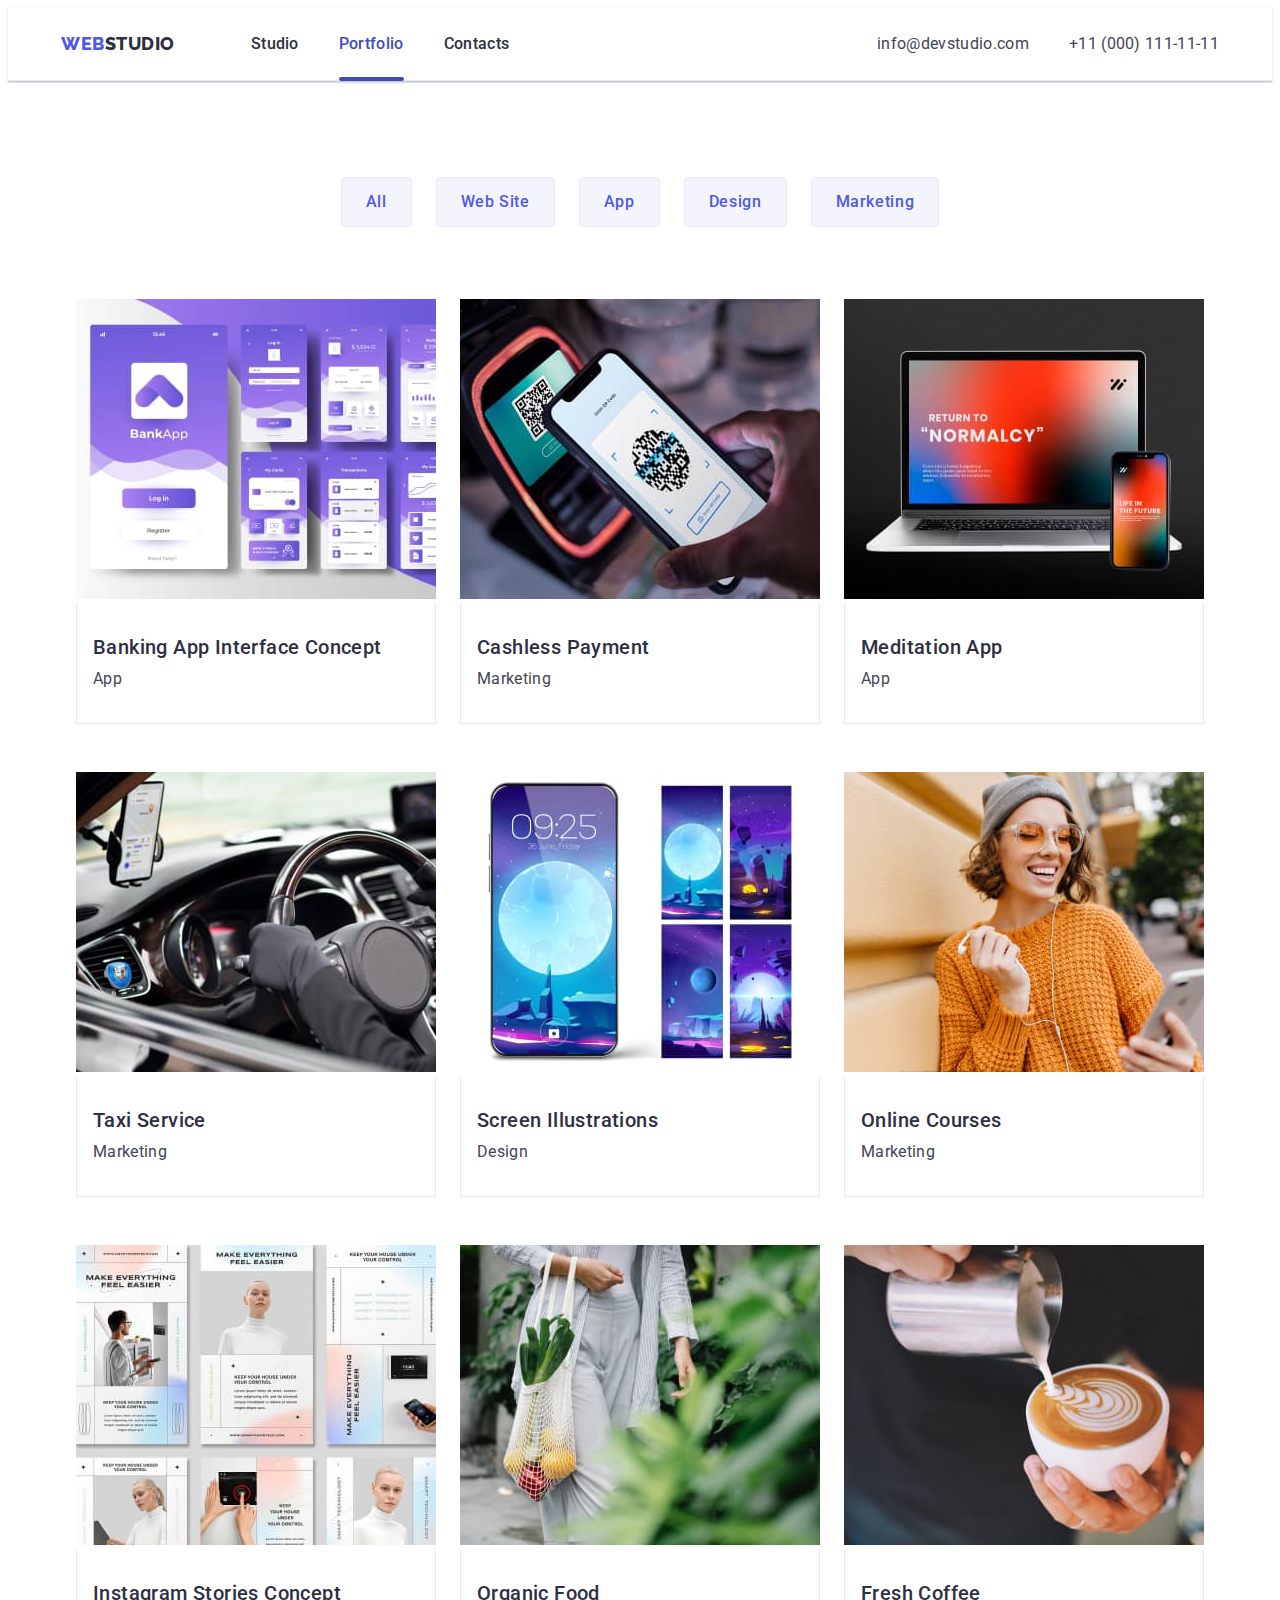
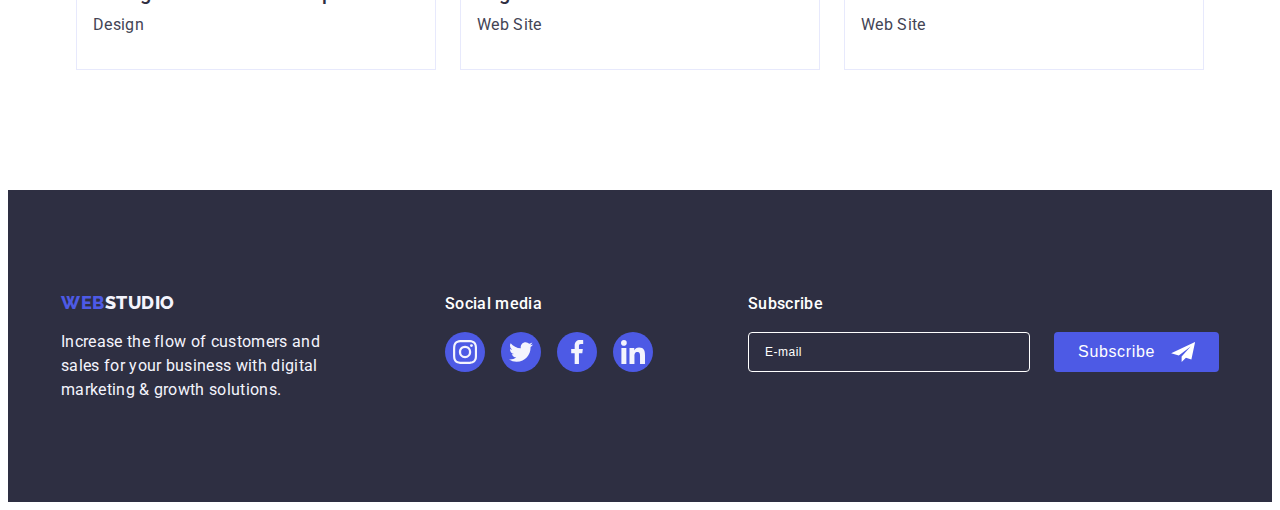
<file: portfolio.html>
<!DOCTYPE html>
<html lang="en">
  <head>
    <meta charset="UTF-8" />
    <meta http-equiv="X-UA-Compatible" content="IE=edge" />
    <meta name="viewport" content="width=device-width, initial-scale=1.0" />
    <title>Portfolio</title>
    <!--Fonts Link-->
    <link rel="preconnect" href="https://fonts.googleapis.com" />
    <link rel="preconnect" href="https://fonts.gstatic.com" crossorigin />
    <link
      href="https://fonts.googleapis.com/css2?family=Raleway:wght@800&amp;family=Roboto:wght@400;500;700;900&amp;display=swap"
      rel="stylesheet"
    />

    <!--Modern-normalize-->

    <link
      rel="stylesheet"
      href="https://cdnjs.cloudflare.com/ajax/libs/modern-normalize/1.1.0/modern-normalize.min.css"
      integrity="sha512-wpPYUAdjBVSE4KJnH1VR1HeZfpl1ub8YT/NKx4PuQ5NmX2tKuGu6U/JRp5y+Y8XG2tV+wKQpNHVUX03MfMFn9Q=="
      crossorigin="anonymous"
      referrerpolicy="no-referrer"
    />
    <!--Custom Styles-->
    <link rel="stylesheet" href="./css/style.css" />
  </head>

  <body>
    <!--Header section-->
    <header class="page-header">
      <div class="container header-container">
        <nav class="main-nav">
          <a class="logo link" href="./index.html"
            >WEB<span class="logo-studio variable-color-studio link"
              >Studio</span
            >
          </a>

          <ul class="header-nav-list list">
            <li class="list-item">
              <a class="list-link link" href="./index.html">Studio</a>
            </li>
            <li class="list-item">
              <a class="list-link link active" href="./portfolio.html"
                >Portfolio</a
              >
            </li>
            <li class="list-item">
              <a class="list-link link" href="">Contacts</a>
            </li>
          </ul>
        </nav>
        <address class="contacts">
          <ul class="header-contacts-list">
            <li class="header-contacts-item contacts-item contacts-email">
              <a
                href="mailto:info@devstudio.com"
                class="header-contacts contacts-link link"
                >info@devstudio.com</a
              >
            </li>
            <li class="contacts-item contacts-phone">
              <a
                href="tel:+110001111111"
                class="header-contacts contacts-link link"
                >+11 (000) 111-11-11</a
              >
            </li>
          </ul>
        </address>
      </div>
    </header>

    <main>
      <!--Portfolio section-->
      <section class="portfolio-section">
        <div class="container">
          <h1 class="visually-hidden">Portfolio section</h1>
          <ul class="list portfolio-btn-list">
            <li class="portfolio-item">
              <button type="button" class="portfolio-btn">All</button>
            </li>
            <li class="portfolio-item">
              <button type="button" class="portfolio-btn">Web Site</button>
            </li>
            <li class="portfolio-item">
              <button type="button" class="portfolio-btn">App</button>
            </li>
            <li class="portfolio-item">
              <button type="button" class="portfolio-btn">Design</button>
            </li>
            <li class="portfolio-item">
              <button type="button" class="portfolio-btn">Marketing</button>
            </li>
          </ul>

          <ul class="list portfolio-cards">
            <li class="portfolio-pics">
              <a
                href="./images/portfolio/img_1.jpg"
                class="portfolio-link link"
              >
                <div class="portfolio-thumb">
                  <img
                    src="./images/portfolio/img_1.jpg"
                    alt="options of interface concept"
                    width="360"
                  />

                  <p class="overlay">
                    14 Stylish and User-Friendly App Design Concepts · Task
                    Manager App · Calorie Tracker App · Exotic Fruit Ecommerce
                    App · Cloud Storage App
                  </p>
                </div>
                <div class="container-reference">
                  <h2 class="portfolio-secondlevel">
                    Banking App Interface Concept
                  </h2>
                  <p class="portfolio-text">App</p>
                </div>
              </a>
            </li>
            <li class="portfolio-pics">
              <a
                href="./images/portfolio/img_2.jpg"
                class="portfolio-link link"
              >
                <div class="portfolio-thumb">
                  <img
                    src="./images/portfolio/img_2.jpg"
                    alt="scanning QR-code having held phone"
                    width="360"
                  />
                  <p class="overlay">
                    14 Stylish and User-Friendly App Design Concepts · Task
                    Manager App · Calorie Tracker App · Exotic Fruit Ecommerce
                    App · Cloud Storage App
                  </p>
                </div>
                <div class="container-reference">
                  <h2 class="portfolio-secondlevel">Cashless Payment</h2>
                  <p class="portfolio-text">Marketing</p>
                </div>
              </a>
            </li>
            <li class="portfolio-pics">
              <a
                href="./images/portfolio/img_3.jpg"
                class="portfolio-link link"
              >
                <div class="portfolio-thumb">
                  <img
                    src="./images/portfolio/img_3.jpg"
                    alt="notebook computer and phone"
                    width="360"
                  />
                  <p class="overlay">
                    14 Stylish and User-Friendly App Design Concepts · Task
                    Manager App · Calorie Tracker App · Exotic Fruit Ecommerce
                    App · Cloud Storage App
                  </p>
                </div>
                <div class="container-reference">
                  <h2 class="portfolio-secondlevel">Meditation App</h2>
                  <p class="portfolio-text">App</p>
                </div>
              </a>
            </li>
            <li class="portfolio-pics">
              <a
                href="./images/portfolio/img_4.jpg"
                class="portfolio-link link"
              >
                <div class="portfolio-thumb">
                  <img
                    src="./images/portfolio/img_4.jpg"
                    alt="hands on the steering wheel"
                    width="360"
                  />
                  <p class="overlay">
                    14 Stylish and User-Friendly App Design Concepts · Task
                    Manager App · Calorie Tracker App · Exotic Fruit Ecommerce
                    App · Cloud Storage App
                  </p>
                </div>
                <div class="container-reference">
                  <h2 class="portfolio-secondlevel">Taxi Service</h2>
                  <p class="portfolio-text">Marketing</p>
                </div>
              </a>
            </li>
            <li class="portfolio-pics">
              <a
                href="./images/portfolio/img_5.jpg"
                class="portfolio-link link"
              >
                <div class="portfolio-thumb">
                  <img
                    src="./images/portfolio/img_5.jpg"
                    alt="options of illustration design on the display"
                    width="360"
                  />
                  <p class="overlay">
                    14 Stylish and User-Friendly App Design Concepts · Task
                    Manager App · Calorie Tracker App · Exotic Fruit Ecommerce
                    App · Cloud Storage App
                  </p>
                </div>
                <div class="container-reference">
                  <h2 class="portfolio-secondlevel">Screen Illustrations</h2>
                  <p class="portfolio-text">Design</p>
                </div>
              </a>
            </li>
            <li class="portfolio-pics">
              <a
                href="./images/portfolio/img_6.jpg"
                class="portfolio-link link"
              >
                <div class="portfolio-thumb">
                  <img
                    src="./images/portfolio/img_6.jpg"
                    alt="the girl is watching on the phone display"
                    width="360"
                  />
                  <p class="overlay">
                    14 Stylish and User-Friendly App Design Concepts · Task
                    Manager App · Calorie Tracker App · Exotic Fruit Ecommerce
                    App · Cloud Storage App
                  </p>
                </div>
                <div class="container-reference">
                  <h2 class="portfolio-secondlevel">Online Courses</h2>
                  <p class="portfolio-text">Marketing</p>
                </div>
              </a>
            </li>
            <li class="portfolio-pics">
              <a
                href="./images/portfolio/img_7.jpg"
                class="portfolio-link link"
              >
                <div class="portfolio-thumb">
                  <img
                    src="./images/portfolio/img_7.jpg"
                    alt="the concept options for instagram"
                    width="360"
                  />
                  <p class="overlay">
                    14 Stylish and User-Friendly App Design Concepts · Task
                    Manager App · Calorie Tracker App · Exotic Fruit Ecommerce
                    App · Cloud Storage App
                  </p>
                </div>
                <div class="container-reference">
                  <h2 class="portfolio-secondlevel">
                    Instagram Stories Concept
                  </h2>
                  <p class="portfolio-text">Design</p>
                </div>
              </a>
            </li>
            <li class="portfolio-pics">
              <a
                href="./images/portfolio/img_8.jpg"
                class="portfolio-link link"
              >
                <div class="portfolio-thumb">
                  <img
                    src="./images/portfolio/img_8.jpg"
                    alt="food in the white bag"
                    width="360"
                  />
                  <p class="overlay">
                    14 Stylish and User-Friendly App Design Concepts · Task
                    Manager App · Calorie Tracker App · Exotic Fruit Ecommerce
                    App · Cloud Storage App
                  </p>
                </div>
                <div class="container-reference">
                  <h2 class="portfolio-secondlevel">Organic Food</h2>
                  <p class="portfolio-text">Web Site</p>
                </div>
              </a>
            </li>
            <li class="portfolio-pics">
              <a
                href="./images/portfolio/img_9.jpg"
                class="portfolio-link link"
              >
                <div class="portfolio-thumb">
                  <img
                    src="./images/portfolio/img_9.jpg"
                    alt="the cup of coffee in the hand"
                    width="360"
                  />
                  <p class="overlay">
                    14 Stylish and User-Friendly App Design Concepts · Task
                    Manager App · Calorie Tracker App · Exotic Fruit Ecommerce
                    App · Cloud Storage App
                  </p>
                </div>
                <div class="container-reference">
                  <h2 class="portfolio-secondlevel">Fresh Coffee</h2>
                  <p class="portfolio-text">Web Site</p>
                </div>
              </a>
            </li>
          </ul>
        </div>
      </section>
    </main>

    <!--Footer section-->
    <footer class="footer-section section">
      <div class="footer-container container">
        <div class="logo-paragraph">
          <a class="logo-footer link" href="./index.html"
            >WEB<span class="logo-studio-footer link">Studio</span>
          </a>
          <p class="footer-text">
            Increase the flow of customers and sales for your business with
            digital marketing & growth solutions.
          </p>
        </div>
        <div class="social-container">
          <p class="social-text">Social media</p>
          <ul class="socials-footer">
            <li class="socials-item list">
              <a
                href=""
                class="socials-link-footer link"
                target="_blank"
                rel="noopener noreferrer"
                aria-label="Instagram icon"
              >
                <svg class="solials-icon" width="24" height="24">
                  <use href="./images/icons.svg#instagram"></use>
                </svg>
              </a>
            </li>
            <li class="socials-item list">
              <a
                href=""
                class="socials-link-footer link"
                target="_blank"
                rel="noopener noreferrer"
                aria-label="Twitter icon"
              >
                <svg class="solials-icon" width="24" height="24">
                  <use href="./images/icons.svg#twitter"></use>
                </svg>
              </a>
            </li>
            <li class="socials-item list">
              <a
                href=""
                class="socials-link-footer link"
                target="_blank"
                rel="noopener noreferrer"
                aria-label="Facebook icon"
              >
                <svg class="solials-icon" width="24" height="24">
                  <use href="./images/icons.svg#facebook"></use>
                </svg>
              </a>
            </li>
            <li class="socials-item list">
              <a
                href=""
                class="socials-link-footer link"
                target="_blank"
                rel="noopener noreferrer"
                aria-label="Linkedin icon"
              >
                <svg class="solials-icon" width="24" height="24">
                  <use href="./images/icons.svg#linkedin"></use>
                </svg>
              </a>
            </li>
          </ul>
        </div>
        <div class="subscribe-container">
          <p class="subscribe-text">Subscribe</p>
          <form class="subscribe-form">
            <input
              class="subscribe-input"
              type="text"
              name="email"
              placeholder="E-mail"
            />
            <button class="subscribe-btn" type="submit">
              Subscribe
              <svg class="subscribe-icon" width="24" height="20">
                <use href="./images/icons.svg#send-icon"></use>
              </svg>
            </button>
          </form>
        </div>
      </div>
    </footer>
  </body>
</html>
</file>
<file: css/style.css>
:root {

    /*Colors*/

    --color-iris: #4d5ae5;
    --color-ocean: #404bbf;
    --color-navy-blue: #2e2f42;
    --color-green: #31d0aa;
    --color-slate: #434455;
    --color-light-slate: #8e8f99;
    --color-cornflower: #e7e9fc;
    --color-cloud: #f4f4fd;
    --color-navy-blue-modal: #2e2f42;
    --color-grey: #2e2f42;
    --color-white: #ffffff;
    --color-dairy: #fcfcfc;
    --hero-btn-shadow: 0px 4px 4px rgba(0, 0, 0, 0.15);

    /*Cards Set*/

    --indent: 24px;
    --indent-vertical: 72px;
    --vertical: 48px;
    --items-images: 4;
    
}

/*Hidden*/

.visually-hidden {
    position: absolute;
    width: 1px;
    height: 1px;
    margin: -1px;
    border: 0;
    padding: 0;

    white-space: nowrap;
    clip-path: inset(100%);
    clip: rect(0 0 0 0);
    overflow: hidden;
}

body {

    font-family: Roboto, sans-serif;
    color: #434455;;
    background-color: #ffffff;

}

.container {

    /*basic styles*/

    min-width: 320px;
    max-width: 396px;
    margin: 0 auto;
    padding: 0 16px;

    

}



/*Tablet screen*/

@media only screen and (min-width: 768px) {

    .container {

        max-width: 768px;

    }
}


/*Desktop screen*/

@media only screen and (min-width: 1158px) {
    .container {
        max-width: 1158px;
        padding: 0 15px;
        align-items: center;
        
    }

}



 /*Header section*/

/*Logo*/

.logo {

    display: inline-block;
    font-family: Raleway, sans-serif;
    font-weight: 800;
    font-size: 18px;
    line-height: 1.17; 
    letter-spacing: 0.03em;
    text-transform: uppercase;
    padding-top: 1.5px;
    padding-bottom: 1.5px;

    padding: 24px 0;
    color: var(--color-iris);    
    
}

@media only screen and (min-width: 768px) {
.logo {
    
    margin-right: 120px;
  }
}

@media only screen and (min-width: 1158px) {
.logo {
    
    margin-right: 76px;
  }
}

/*Sections*/

@media only screen and (min-width: 320px) {
    .section {

        padding: 96px 0;

    }
}


@media only screen and (min-width: 768px) {
  .section {

    padding: 96px 0;

  }
}

@media only screen and (min-width: 1158px) {
   .section{
    
    max-width: 1440px;
    padding: 120px 0;
    margin: 0 auto;

  

  }
}

.logo-studio {

        font-family: Raleway, sans-serif;
        font-weight: 800;
        font-size: 18px;
        line-height: 1.17;
        letter-spacing: 0.03em;
        text-transform: uppercase;
}

.variable-color-studio {

    color: var(--color-navy-blue);
}

.link {

    
    text-decoration: none;
}

 /*Navigation*/
 
 /*reset*/

 .list {

     list-style: none;
     
 }

 h1,h2,h3,h4,h5,h6,p,ul {

    margin: 0;
    padding: 0;
 }

 img {

    
    height: auto;

}

/*FlexBox-Header*/

.page-header {

    max-width: 1440px;
    margin: 0 auto;
    border-bottom: 1px solid #E7E9FC;
    box-shadow: 0px 2px 1px rgba(46, 47, 66, 0.08), 0px 1px 1px rgba(46, 47, 66, 0.16), 0px 1px 6px rgba(46, 47, 66, 0.08);
}



.header-container {

    display: flex;
}

@media only screen and (min-width: 768px) and (max-width: 1157.8px) {
  .header-container {

    align-items: center;
    
  }
}

.main-nav {

    display: flex;
    align-items: center;
    margin-right: auto;


}


.header-nav-list {

    display: flex;
    gap: 40px;


}

@media only screen and (max-width: 767.8px) {

    .header-nav-list {

        display: none;
    }

}

@media only screen and (min-width: 768px) {
.menu-hamburger {
    display: none;
  }
}

.menu-hamburger {

    
    color: var(--color-navy-blue);
    background-color: transparent;
    padding: 0;
    cursor: pointer;
    border: none;
}

.contacts-email {

    margin-right: 40px;
}

@media only screen and (max-width: 1157.8px) {
  
    .contacts-email {
        
        
        margin-right: 0;
        
  }
}




.contacts-phone {

    margin-right: 0;
}



.list-item {
    display: block;
    gap: 40px
}

.list .list-link {

    display: block;

}

.contacts {
    display: block;


}


 .list-item {

        font-weight: 500;
        font-size: 16px;
        line-height: 1.5;
        letter-spacing: 0.02em;
        
}

.list-link{

    position: relative;
    color: #2E2F42;
    padding: 24px 0;
    transition: color 250ms cubic-bezier(0.4, 0, 0.2, 1);

    
    
}

.list-link::after {

    content: '';
    display: block;
    position: absolute;
    bottom: -1px;
    left: 0;
    width: 100%;
    height: 4px;
    border-radius: 2px;
    

}

.list-link.active {

    color: var(--color-ocean);
}

.list-link.active::after{

    background-color: var(--color-ocean);
}

.list-link:hover,
.list-link:focus {

    color: #404BBF;
}


.header-contacts-list {

    display: flex;
    list-style: none;
}

@media only screen and (max-width: 767.8px) {
   
    .header-contacts-list {

        display: none;
    
  }
}

@media only screen and (min-width: 768px) and (max-width: 1157.8px) {
   
    .header-contacts-list {
        
        flex-direction: column;
        gap: 12px;
  }
}

.contacts-item {

    font-style: normal;
    font-weight: 400;
    font-size: 16px;
    line-height: 1.5;
    letter-spacing: 0.02em;
}

@media only screen and (min-width: 768px) and (max-width: 1157.8px) {
   .contacts-item {
    
    
    font-size: 12px;
    line-height: 1.16;
    letter-spacing: 0.04em;
  }
}

.contacts-link {

    color: #434455;
    transition: color 250ms cubic-bezier(0.4, 0, 0.2, 1);
}

.contacts {

    font-style: normal;

}



.contacts-link:hover,
.contacts-link:focus {

    color: #404BBF;
}


/*Hero section*/


.hero {
    
    max-width: 1440px;
    margin: 0 auto;
    padding: 112px 0;
    background-color: #2E2F42;
    background-image: linear-gradient(rgba(46, 47, 66, 0.7), rgba(46, 47, 66, 0.7)), url(../images/main-page/hero/people_mob@1x-min.jpg);
    background-repeat: no-repeat;
    background-position: center;
    background-size: cover;
    }

  
    
@media only screen and (min-width: 1158px) {
  .hero {
    
    padding: 188px 0;
  }
}
  @media (min-device-pixel-ratio: 2), (min-resolution: 192dpi), (min-resolution: 2dppx) {
    .hero {
    background-image: linear-gradient(rgba(46, 47, 66, 0.7), rgba(46, 47, 66, 0.7)), url(../images/main-page/hero/people_mob@2x-min.jpg);
    }
  }


@media  screen and (min-width: 429px) {
    .hero{
    
        background-image: linear-gradient(rgba(46, 47, 66, 0.7), rgba(46, 47, 66, 0.7)), url(../images/main-page/hero/people_tab@1x-min.jpg);
  }

  @media (min-device-pixel-ratio: 2),
  (min-resolution: 192dpi),
  (min-resolution: 2dppx) {
      .hero {
          background-image: linear-gradient(rgba(46, 47, 66, 0.7), rgba(46, 47, 66, 0.7)), url(../images/main-page/hero/people_tab@2x-min.jpg);
      }
}

}

@media only screen and (min-width: 769px) {
.hero {

    background-image: linear-gradient(rgba(46, 47, 66, 0.7), rgba(46, 47, 66, 0.7)), url(../images/main-page/hero/people_desk@1x-min.jpg);
    
  }

  @media (min-device-pixel-ratio: 2),
  (min-resolution: 192dpi),
  (min-resolution: 2dppx) {
      .hero {
          background-image: linear-gradient(rgba(46, 47, 66, 0.7), rgba(46, 47, 66, 0.7)), url(../images/main-page/hero/people_desk@2x-min.jpg);
      }
}

}


.hero-title {

    margin: 0 auto;
    margin-bottom: 72px;
    max-width: 320px;
    font-weight: 700;
    font-size: 36px;
    line-height: 1.11;
    text-align: center;
    letter-spacing: 0.02em;
    text-transform: capitalize;
    color: var(--color-white);
     
}

@media only screen and (min-width: 768px) {
   .hero-title {
    
    margin-bottom: 36px;
    font-size: 56px;
    line-height: 1.07;
    text-transform: none;
    max-width: 496px;
  }
}

@media only screen and (min-width: 1158px) {
   .hero-title {
    
    margin-bottom: 48px;
  }
}

.hero-btn {

        display: block;
        font-family: Roboto, sans-serif;
        font-weight: 500;
        font-size: 16px;
        line-height: 1.5;
        letter-spacing: 0.04em;
        color: #FFFFFF;
        background: #4D5AE5;
        cursor: pointer;
        padding: 16px 32px;
        border-radius: 4px;
        box-shadow: var(--hero-btn-shadow);
        margin: 0 auto;
        min-width: 169px;
        border: none;
        transition: background-color 250ms cubic-bezier(0.4, 0, 0.2, 1);
}


.hero-btn:hover,
.hero-btn:focus {

    background: #404BBF;
}

/*Features section1*/



.features-cards-set {

    display: flex;
    flex-wrap: wrap;
    gap: 72px 24px;
}



 @media only screen and (min-width: 768px) {

     .features-item {

        max-width: 356px;

     }
 }

@media only screen and (max-width: 767.8px) {
   
    .features-cards-set {
    
        flex-wrap: wrap;
        
  }
}

 
/*.features-cards-item {

   flex-basis: calc((100% - 72px) / 4);
}
*/

.features-title {

    
        font-weight: 500;
        font-size: 20px;
        line-height: 1.2;
        letter-spacing: 0.02em;
        color: #2E2F42;
        margin-bottom: 8px;
}

.features-text {

        font-weight: 500;
        font-size: 16px;
        line-height: 1.5;
        letter-spacing: 0.02em;
        color: #434455;
}

/*Sprite-icons*/

.features-icons {

    display: flex;
    align-items: center;
    justify-content: center;
    height: 112px;
    background-color: var(--color-cloud);
    margin-bottom: 8px;
    border-radius: 4px;
}

@media only screen and (min-width: 320px) and (max-width: 1158px) {
    .features-icons {

        display: none;
    
  }

 

}


  .features-title {

    font-weight: 700;
    font-size: 36px;
    line-height: 1.11;
    letter-spacing: 0.02em;
    text-transform: capitalize;
    text-align: center;
    
  }

   @media only screen and (min-width: 768px) {

       .features-title {

        
           text-align: start;
       }

   }


@media only screen and (min-width: 1158px) {

   
   .features-cards-set {
     flex-wrap: nowrap;
  }

  .features-title{

    font-weight: 500;
    font-size: 20px;
    line-height: 1.2;
    letter-spacing: 0.02em;
  }

  .features-text{

    font-weight: 400;
  }
}

/*Images section2*/

.images-section {

    padding-top: 0;
    padding-bottom: 120px;
}

.images-list {

justify-content: center;

}

.title-secondlevel {

        
        font-weight: 700;
        font-size: 36px;
        line-height: 1.1;
        letter-spacing: 0.02em;
        text-transform: capitalize;
        text-align: center;
        color: #2E2F42;
        margin-bottom: 72px;
       
}

.images-cards-set {

    display: flex;
    gap: var(--indent);
}

.images-cards-item {

    flex-basis: calc((100% - 48px) / 3);
}


@media only screen and (max-width: 1157.8px) {

    .images-section {

        display: none;
    
  }
}



/*Team section3*/



.team-section {

    
    background: #F4F4FD;
    
}



.team-item {
    
    
    background: #FFFFFF;
    box-shadow: 0px 1px 6px rgba(46, 47, 66, 0.08), 
    0px 1px 1px rgba(46, 47, 66, 0.16), 
    0px 2px 1px rgba(46, 47, 66, 0.08);
    border-radius: 0px 0px 4px 4px;
    

}



.title-thirdlevel {

    
        font-weight: 500;
        font-size: 20px;
        line-height: 1.2;
        letter-spacing: 0.02em;
        color: #2E2F42;
        text-align: center;
        margin-bottom: 8px;

        
        
}

.team-text {

    
        font-weight: 400;
        font-size: 16px;
        line-height: 1.5;
        letter-spacing: 0.02em;
        color: #434455;
        text-align: center;
        margin-bottom: 8px;
               
}

.team-list {

    display: flex;
    flex-wrap: wrap;
    justify-content: center;
    row-gap: 72px;
    border-radius: 0px 0px 4px 4px;

}


@media only screen and (min-width: 768px) {
   .team-list {
   
    row-gap: 64px;
    column-gap: 24px;
  }
}

@media only screen and (min-width: 1158px) {

   .team-list {

    flex-wrap: nowrap;
    
   
    
  }
}


.worker-four-pages {

    padding: 32px 0;
}

/*Socials icons*/

.socials {

    display: flex;
    justify-content: center;
    gap: 24px;
    
    
}

.socials-link {

    display: flex;
    justify-content: center;
    align-items: center;
    width: 40px;
    height: 40px;
    background-color: var(--color-iris);
    border-radius: 50%;
    transition: background-color 250ms cubic-bezier(0.4, 0, 0.2, 1);
}

.solials-icon {

    fill: var(--color-cloud);
}

.socials-link:hover,
.socials-link:focus {

    background-color: var(--color-ocean);
}


/*Customers section*/






.customers-list {

    display: flex;
    justify-content: center;
    align-items: center;
    gap: 24px;
}

@media only screen and (max-width: 768px) {
  
    .customers-list {

    flex-wrap: wrap;
    gap: 72px 24px;
    
  }
}

@media only screen and (min-width: 768px) and (max-width: 1157.8px) {
    
    .customers-list {
    
            flex-wrap: wrap;
            gap: 72px 24px;
    
        }
}
.customers-link {

    display: flex;
    justify-content: center;
    align-items: center;
    width: 168px;
    height: 88px;
    background-color: #ffffff;
    border: 1px solid #8E8F99;
    border-radius: 4px;
    color: var(--color-light-slate);
    transition: border-color 250ms cubic-bezier(0.4, 0, 0.2, 1), color 250ms cubic-bezier(0.4, 0, 0.2, 1);
}

.customers-icon {

    fill: currentColor;
    
}


.customers-link:hover,
.customers-link:focus {

    border-color: var(--color-ocean);  
    color: var(--color-ocean);
}


.customers-icon:hover,
.customers-icon:focus {

    fill: var(--color-ocean);
}

/*Footer section*/

.footer-section {
    
   max-width: 1440px;
   min-width: 320px;
   margin: 0 auto;
   padding-top: 96px;
   padding-bottom: 96px;
   background: #2E2F42;   
}

@media only screen and (min-width: 1158px) {
  .footer-section {
    padding-top: 100px;
    padding-bottom: 100px;
    
  }
}


.footer-container {
    
    display: flex;
    flex-wrap: wrap;
    align-items: baseline;
}


@media only screen and (min-width: 768px) and (max-width: 1157.8px) {
  .footer-container {
    
    width: 584px;

  }
}

.logo-footer {

        display: inline-block;
        font-family: Raleway, sans-serif;
        font-weight: 800;
        font-size: 18px;
        line-height: 1.17;
        letter-spacing: 0.03em;
        text-transform: uppercase;
        padding-top: 1.5px;
        padding-bottom: 1.5px;
        color: var(--color-iris);
        margin-bottom: 16px;
}




.logo-studio-footer {
        
        
        font-family: 'Raleway';
        font-weight: 800;
        font-size: 18px;
        line-height: 1.17;
        letter-spacing: 0.03em;
        color: #F4F4FD;
        text-transform: uppercase;
        

}

.footer-text {

    
        font-weight: 400;
        font-size: 16px;
        line-height: 1.5;
        letter-spacing: 0.02em;
        color: #F4F4FD;
        width: 264px;
}


.logo-paragraph {

    
    margin: 0;
    margin-right: 120px;
}

@media only screen and (max-width: 767.8px) {
    .logo-paragraph {

    display: flex;
    justify-content: center;
    flex-wrap: wrap;
    margin-right: 0;
    margin-bottom: 72px;

  }
}

@media only screen and (min-width: 768px) and (max-width: 1157.8px) {
   
    .logo-paragraph {
    
    margin-right: 24px;
    margin-bottom: 72px;
    
  }
}

@media only screen and (max-width: 767.8px) {
   
    .social-container {

    margin: 0 auto;
    margin-bottom: 72px;

    
  }
}

@media only screen and (min-width: 768px) and (max-width: 1157.8px) {
   .social-container {

    margin-right: auto;
    
  }
}



.social-text {


    font-weight: 500;
    font-size: 16px;
    line-height: 1.5;
    letter-spacing: 0.02em;
    color: #FFFFFF;
    margin-bottom: 16px;
}

@media only screen and (max-width: 767.8px) {
   .social-text {
    
    text-align: center;
  }
}

.socials-footer {

    display: flex;
    justify-content: center;
    align-items: center;
    gap: 16px;
    padding: 0;
}


.socials-link-footer {

    display: flex;
    justify-content: center;
    align-items: center;
    width: 40px;
    height: 40px;
    background-color: var(--color-iris);
    border-radius: 50%;
    transition: background-color 250ms cubic-bezier(0.4, 0, 0.2, 1);
}

.socials-link-footer:hover,
.socials-link-footer:focus {

    background-color: var(--color-green);
}

.subscribe-container {

    margin-left: 80px;
}

@media only screen and (max-width: 767.8px) {
   .subscribe-container {

    text-align: center;
    margin-left: 0;
    
  }
}

@media only screen and (min-width: 768px) and (max-width: 1157.8px) {
  
    .subscribe-container {

    
    margin-right: auto;
    margin-left: 0;
    
  }
}

@media only screen and (min-width: 1158px) {
    .subscribe-container {

        margin-left: auto;
    }
}



.subscribe-text {

    font-weight: 500;
    font-size: 16px;
    line-height: 1.5;
    letter-spacing: 0.02em;
    color: #FFFFFF;
    margin-bottom: 16px;
}

.subscribe-form {

   display: flex;
   flex-wrap: wrap;
}

@media only screen and (max-width: 767.8px) {
  .subscribe-form {

    justify-content: center;
    
  }
}



.subscribe-input {

    background-color: transparent;
    border: 1px solid var(--color-white);
    border-radius: 4px;
    padding-top: 8px;
    padding-bottom: 8px;
    padding-left: 16px;
    padding-right: 0;
    margin-right: 24px;
    width: 264px;
    color: var(--color-white);
}

@media only screen and (max-width: 767.8px) {
   .subscribe-input {

        margin-bottom: 16px;
        margin-right: 0;
        width: 100%;
        opacity: 0.3;
        border: 1px solid var(--color-white);
        filter: drop-shadow(0px 4px 4px rgba(0, 0, 0, 0.15));
        border-radius: 4px;
  }
}

@media only screen and (min-width: 768px) and (max-width: 1157.8px) {
   .subscribe-input {
    
    opacity: 0.3;
    border: 1px solid var(--color-white);
    filter: drop-shadow(0px 4px 4px rgba(0, 0, 0, 0.15));
    border-radius: 4px;
  }
}

.subscribe-input::placeholder {

    display: flex;
    align-items: center;
    font-weight: 400;
    font-size: 12px;
    line-height: 2;
    letter-spacing: 0.04em;
    color: var(--color-white);
   
}

.subscribe-btn {


    display: flex;
    align-items: center;
    justify-content: center;
    font-weight: 500;
    font-size: 16px;
    line-height: 1.5;
    text-align: center;
    letter-spacing: 0.04em;
    cursor: pointer;
    color: var(--color-white);
    background-color: var(--color-iris);
    border-radius: 4px;
    border: none;
    padding-top: 8px;
    padding-right: 24px;
    padding-bottom: 8px;
    padding-left: 24px;
    transition: background-color 250ms cubic-bezier(0.4, 0, 0.2, 1);
}

.subscribe-btn:hover,
.subscribe-btn:focus {

    background-color: var(--color-ocean);
}



.subscribe-icon {

    margin-left: 16px;
}

                                    /*PORTFOLIO*/

.portfolio-section {

    padding: 96px 0 120px;
}



.portfolio-btn {

            font-family: Roboto, sans-serif;
            font-weight: 500;
            font-size: 16px;
            line-height: 1.5;
            letter-spacing: 0.04em;
            color: #4D5AE5;
            background: #F4F4FD;
            cursor: pointer;
            padding: 12px 24px;
            border: 1px solid #E7E9FC;
            border-radius: 4px;
            text-align: center;
            transition: color 250ms cubic-bezier(0.4, 0, 0.2, 1), 
            background-color 250ms cubic-bezier(0.4, 0, 0.2, 1), border-color 250ms cubic-bezier(0.4, 0, 0.2, 1),
            box-shadow 250ms cubic-bezier(0.4, 0, 0.2, 1);
}

.portfolio-btn:hover,
.portfolio-btn:focus {

    background: #404BBF;
    color: #FFFFFF;
    border: 1px solid transparent;
    box-shadow: 0px 3px 1px rgba(0, 0, 0, 0.1),
        0px 2px 1px rgba(0, 0, 0, 0.08),
        0px 2px 2px rgba(0, 0, 0, 0.12);
}

 
.container-reference {

    padding: 32px 16px;
    border: 1px solid #e7e9fc;
    border-top: none;
}

.portfolio-btn-list{

    display: flex;
    justify-content: center;
    margin-bottom: 72px;
    gap: var(--indent);
        
}

.portfolio-thumb {

    position: relative;
    overflow: hidden;
}

.portfolio-cards{

    display: flex;
    flex-wrap: wrap;
    justify-content: center;
    row-gap: var(--vertical);
    column-gap: var(--indent);
}

.overlay {
    
    position: absolute;
    top: 0;
    left: 0;
    width: 100%;
    height: 100%;
    padding: 40px 32px;
    background-color: var(--color-iris);

    font-weight: 400;
    font-size: 16px;
    line-height: 1.5;
    letter-spacing: 0.02em;
    color: var(--color-cloud);

    transform: translateY(100%);
    transition: transform 250ms cubic-bezier(0.4, 0, 0.2, 1);
}

.portfolio-link:hover .overlay,
.portfolio-link:focus .overlay {

    transform: translateY(0);
}



.portfolio-pics {
    background-color: #FFFFFF;
    flex-basis: calc((100%-var(--indent) * (var(--items-images)-1))/var(--items-images));
}

.portfolio-link {

    display: block;
    text-decoration: none;
    transition: box-shadow 250ms cubic-bezier(0.4, 0, 0.2, 1);
    
}

.portfolio-link:hover,
.portfolio-link:focus {

    box-shadow: 0px 1px 6px rgba(46, 47, 66, 0.08),
        0px 1px 1px rgba(46, 47, 66, 0.16),
        0px 2px 1px rgba(46, 47, 66, 0.08);
        transform: translateY(0%);
        
}

.portfolio-secondlevel {

    font-weight: 500;
    font-size: 20px;
    line-height: 1.2;
    letter-spacing: 0.02em;
    color: #2E2F42;
    margin-bottom: 8px;
            
}

.portfolio-text {

        font-size: 16px;
        line-height: 1.5;
        letter-spacing: 0.02em;
        color: #434455;
      
}

/*Modal Window*/

.backdrop {

    
    position: fixed;
    top: 0;
    left: 0;
    width: 100%;
    height: 100%;
    background-color: rgba(46, 47, 66, 0.4);
    transition: opacity 250ms cubic-bezier(0.4, 0, 0.2, 1),
    visibility 250ms cubic-bezier(0.4, 0, 0.2, 1);
}

.is-hidden {

    opacity: 0;
    visibility: hidden;
    pointer-events: none;
}



.modal {

    position: absolute;
    top: 50%;
    left: 50%;
    width: 100%;
    max-width: 392px;
    min-height: 586px;
    padding: 72px 24px 24px;
    background-color: var(--color-dairy);
    border-radius: 4px;
    box-shadow: 0px 1px 1px rgba(0, 0, 0, 0.14),
        0px 1px 3px rgba(0, 0, 0, 0.12),
        0px 2px 1px rgba(0, 0, 0, 0.2);
    transition: transform 250ms cubic-bezier(0.4, 0, 0.2, 1);
    transform: translate(-50%, -50%) scale(1);
}



.modal-close-btn {

    position: absolute;
    display: flex;
    align-items: center;
    justify-content: center;
    padding: 0;
    top: 24px;
    right: 24px;
    width: 24px;
    height: 24px;
    background-color: var(--color-cornflower);
    border-radius: 50%;
    border: 1px solid rgba(0, 0, 0, 0.1);
    cursor: pointer;
    transition: background-color 250ms cubic-bezier(0.4, 0, 0.2, 1),
    border 250ms cubic-bezier(0.4, 0, 0.2, 1);
}

.modal-close-btn:hover,
.modal-close-btn:focus {

    background-color: var(--color-ocean);
    border: none;
}

.modal-close-icon {

    fill: var(--color-navy-blue-modal);
    transition: fill 250ms cubic-bezier(0.4, 0, 0.2, 1);
}

.modal-close-btn:hover .modal-close-icon,
.modal-close-btn:focus .modal-close-icon {

    fill: var(--color-white);
}

/*Modal Window_Form*/

.modal-text {

   
    display: block;
    font-weight: 500;
    font-size: 16px;
    line-height: 1.5;
    letter-spacing: 0.02em;
    color: var(--color-navy-blue-modal);
    margin-bottom: 16px;
    text-align: center;
    

}

.user-form {

    display: block;
    margin-bottom: 4px;
    font-size: 12px;
    line-height: 1.16;
    letter-spacing: 0.04em;
    color: var(--color-light-slate);
    
    
}

.form-wrapper {

    position: relative;
    margin-bottom: 8px;
}

.modal-input {

   
    width: 100%;
    height: 40px;
    padding: 0;
    padding-left: 38px;
    border: 1px solid rgba(46, 47, 66, 0.4);
    border-radius: 4px;
    color: var(--color-navy-blue);
    outline: transparent;
    transition: border-color 250ms, cubic-bezier(0.4, 0, 0.2, 1);


}


.modal-input:focus {

    border-color: var(--color-iris);
    
}

.modal-form-icon {

    position: absolute;
    top: 50%;
    left: 19px;
    transform: translateY(-50%);
    transition: color 250ms, cubic-bezier(0.4, 0, 0.2, 1);
    

    
}


.modal-input:focus + .modal-form-icon {

    fill: var(--color-iris);
}

.form-label {

    display: block;
    margin-bottom: 4px;
    font-weight: 400;
    font-size: 12px;
    line-height: 1.16;
    letter-spacing: 0.01em;
    color: var(--color-light-slate);
}

.form-comment {

    display: block;
    width: 100%;
    height: 120px;
    padding-top: 8px;
    padding-left: 16px;
    margin-bottom: 16px;
    font-size: 12px;
    line-height: 1.16;
    letter-spacing: 0.04em;
    color: var(--color-navy-blue);
    border: 1px solid rgba(46, 47, 66, 0.4);
    border-radius: 4px;
    outline: transparent;
    resize: none;
    transition: border-color 250ms, cubic-bezier(0.4, 0, 0.2, 1);
    
}


.form-comment:focus {

    border-color: var(--color-iris);
}

.form-agreement {

    display: flex;
    align-items: center;
    margin-bottom: 24px;
    gap: 8px;
   
}

.form-agreement-text {

    align-items: center;
    font-weight: 400;
    font-size: 12px;
    line-height: 1.16;
    letter-spacing: 0.04em;
    color: var(--color-light-slate);
}

.form-agreement-link {

    color: var(--color-iris);
}

.form-check-input {

    appearance: none;
    display: block;
    width: 16px;
    height: 16px;
    border: 1px solid rgba(46, 47, 66, 0.4);
    outline: transparent;
    border-radius: 2px;
    transition: border-color 250ms, cubic-bezier(0.4, 0, 0.2, 1);
    transition: background-color 250ms,
        cubic-bezier(0.4, 0, 0.2, 1);
    background-color: var(--color-cloud);
    background-position: center;
    background-repeat: no-repeat;
    background-image: url("data:image/svg+xml,%3Csvg width='10' height='8' viewBox='0 0 10 8' fill='none' xmlns='http://www.w3.org/2000/svg'%3E%3Cpath d='M8.44558 0.255056C8.61838 0.089653 8.84834 -0.00178848 9.08693 2.65108e-05C9.32551 0.0018415 9.55407 0.0967713 9.72436 0.264784C9.89466 0.432797 9.99337 0.660752 9.99968 0.900549C10.006 1.14034 9.91939 1.37323 9.75816 1.55005L4.86357 7.70436C4.7794 7.79551 4.67782 7.86865 4.5649 7.91942C4.45198 7.97018 4.33003 7.99754 4.20636 7.99984C4.08268 8.00214 3.95981 7.97935 3.8451 7.93282C3.73038 7.88629 3.62618 7.81698 3.53872 7.72903L0.292827 4.46564C0.202435 4.38096 0.129933 4.27884 0.0796475 4.16537C0.0293621 4.05191 0.00232279 3.92942 0.000143182 3.80522C-0.00203643 3.68102 0.0206883 3.55765 0.0669613 3.44248C0.113234 3.3273 0.182108 3.22267 0.269473 3.13483C0.356838 3.047 0.460905 2.97775 0.575465 2.93123C0.690026 2.88471 0.812734 2.86186 0.936267 2.86405C1.0598 2.86624 1.18163 2.89343 1.29449 2.94398C1.40734 2.99454 1.50892 3.06743 1.59315 3.15831L4.16189 5.73967L8.42227 0.28219C8.42994 0.272694 8.43813 0.263635 8.4468 0.255056H8.44558Z' fill='%23ffffff'/%3E%3C/svg%3E%0A");
   
}


.form-check-input:focus {

        border-color: var(--color-iris);
        background-color: var(--color-ocean);
     
}

.form-check-input:checked {

    background-color: var(--color-ocean);
    border-color: var(--color-ocean);
}

.form-btn {

    display: flex;
    margin: 0 auto;
    padding: 16px 32px;
    background-color: var(--color-iris);
    box-shadow: 0px 4px 4px rgba(0, 0, 0, 0.15);
    border-radius: 4px;
    border: none;
    outline: transparent;
    cursor: pointer;
    transition: background-color 250ms cubic-bezier(0.4, 0, 0.2, 1), 
    box-shadow 250ms cubic-bezier(0.4, 0, 0.2, 1);

}

.form-send {

    display: block;
    width: 105px;
    font-weight: 500;
    font-size: 16px;
    line-height: 1.5;
    letter-spacing: 0.04em;
    color: var(--color-white);
}

.form-btn:hover,
.form-btn:focus{

    background-color: var(--color-ocean);
    box-shadow: 0px 4px 4px rgba(0, 0, 0, 0.15);
}

/*Mobile menu*/

.menu-toggle {

    background-color: transparent;
    border: 1px solid var(--color-cornflower);
    border-radius: 50%;
    outline: none;
    width: 24px;
    height: 24px;
    margin: 0;
    padding: 0;
    cursor: pointer;

    display: flex;
    align-items: center;
    justify-content: center;

}

.menu-container {
    position: fixed;
    top: 0;
    left: 0;

    display: flex;
    flex-direction: column;

    width: 100vw;
    height: 100vh;
    padding: 40px;
    padding-top: 80px;
    background-color: #fff;
    z-index: 999;

    transform: translateX(100%);
    transition: transform 250ms ease-in-out;
}

@media only screen and (min-width: 768px) {
   .menu-container {

    display: none;
    
  }
}



.menu-container.is-open {
    transform: translateX(0);
}

.menu-container .menu-toggle {
    position: absolute;
    top: 24px;
    right: 24px;
}

.mobile-menu {
    
    display: flex;
    flex-direction: column;
    gap: 40px;
    margin-bottom: auto;
}



.mobile-menu-link {

    font-weight: 700;
    font-size: 36px;
    line-height: 1.11;
    letter-spacing: 0.02em;
    text-transform: capitalize;
    color: var(--color-navy-blue);
    
    
}

.mobile-contacts-item {

    margin-bottom: 40px;
}

.active-mobile-link {

    color: var(--color-ocean);
}

.active-mobile-phone {

    display: block;
    color: var(--color-iris);
    font-size: 28px;
}

.mobile-menu-link:hover,
.mobile-menu-link:focus {

    color: var(--color-ocean);
}

.mobile-contacts {
    margin-bottom: 48px;
}

.mobile-contacts-link{

    font-weight: 500;
    font-size: 20px;
    line-height: 1.2;
    letter-spacing: 0.02em;
    color: var(--color-slate);
}

.mobile-contacts-link:hover,
.mobile-contacts-link:focus {

    color: var(--color-ocean);
}


.mobile-socials {

    display: flex;
    justify-content: flex-start;
    gap: calc((100% - 4 * 40px) / 3);
}

@media only screen and (min-width: 768px) {
    .menu-toggle {

        display: none;
    }
}
</file>
